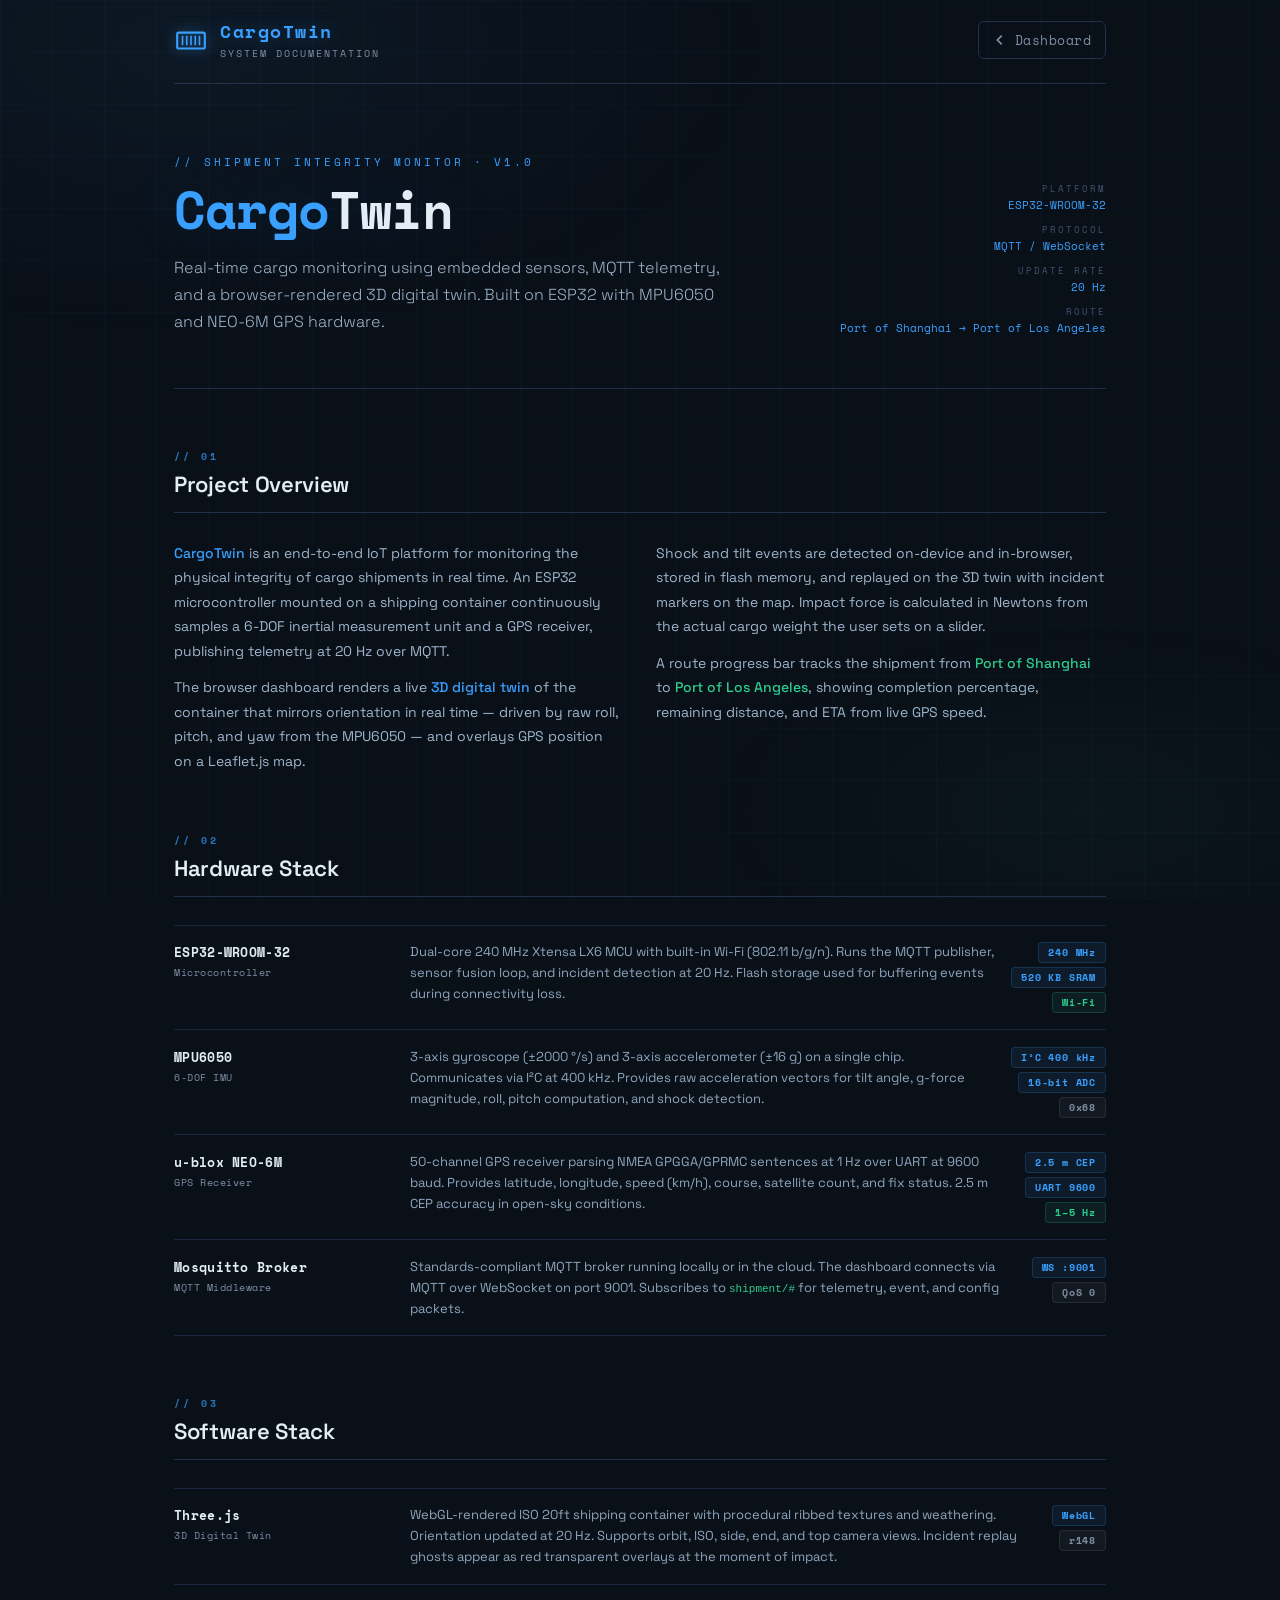
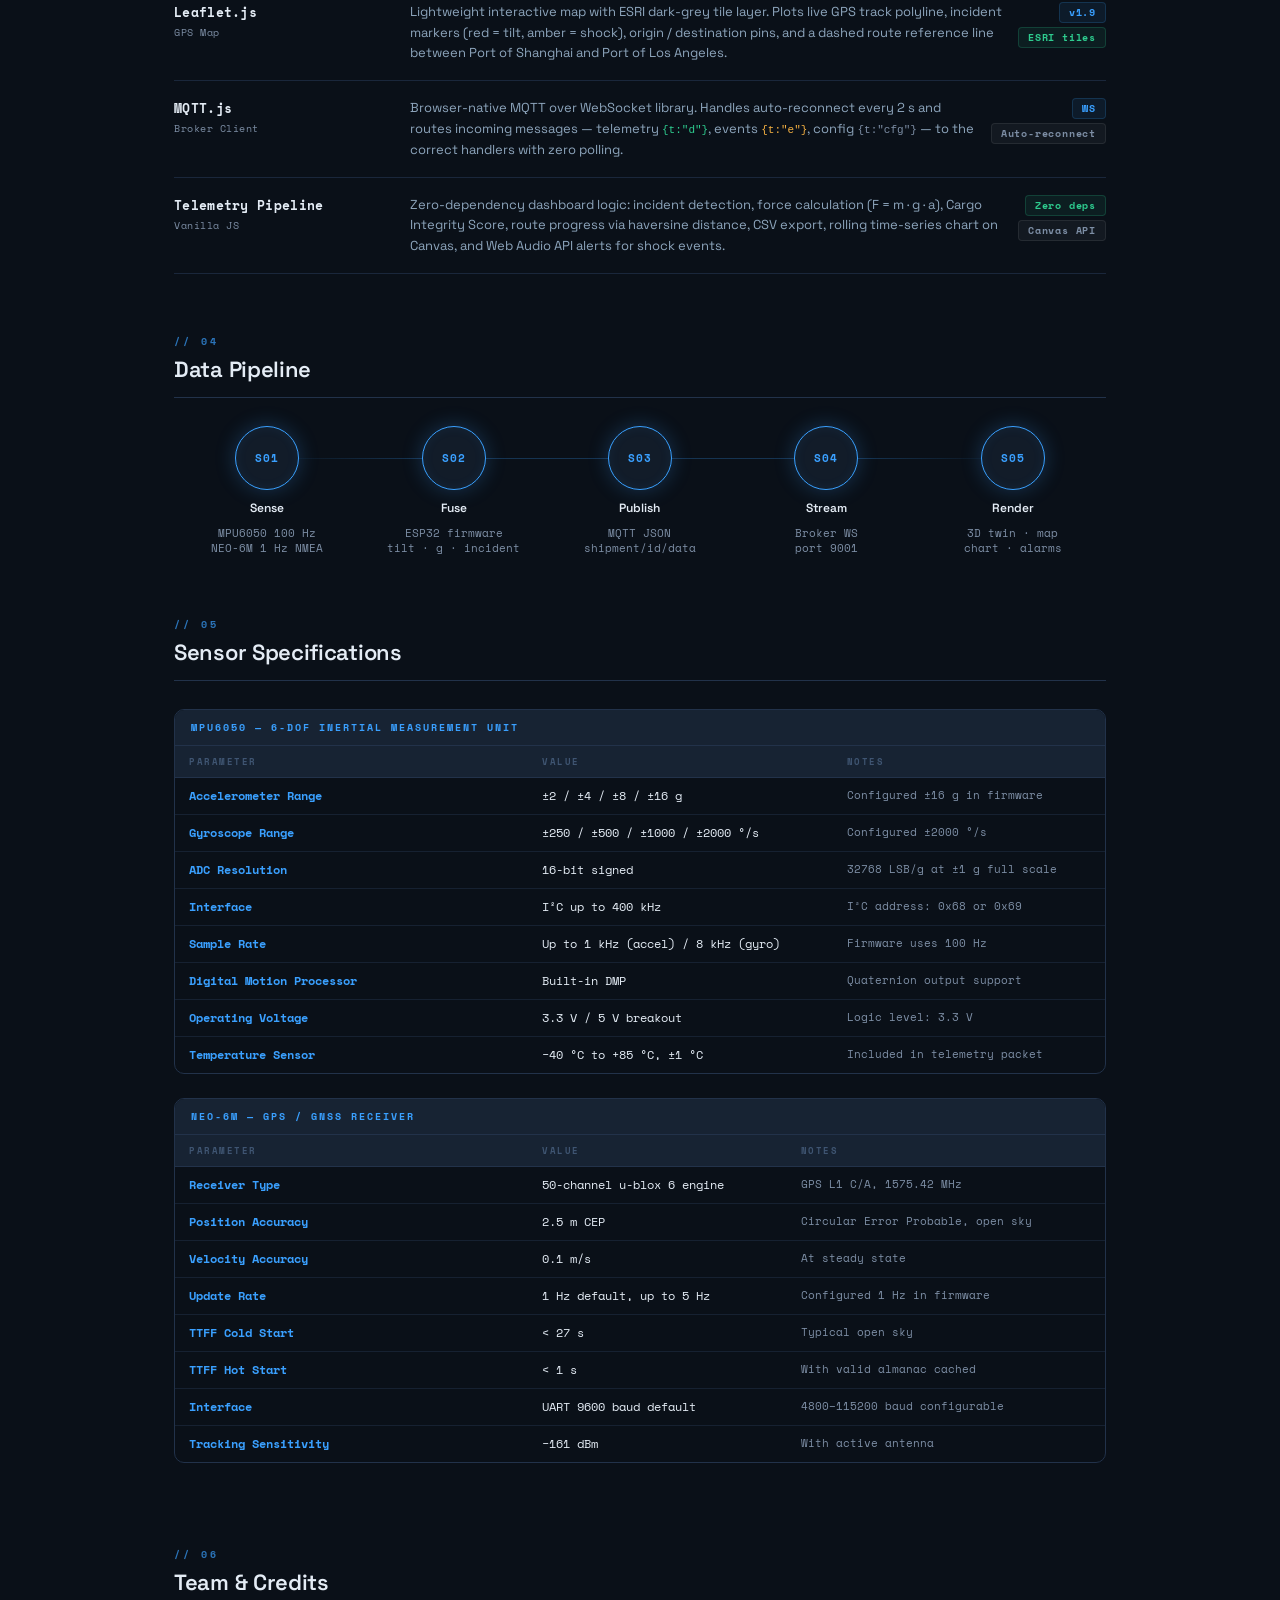
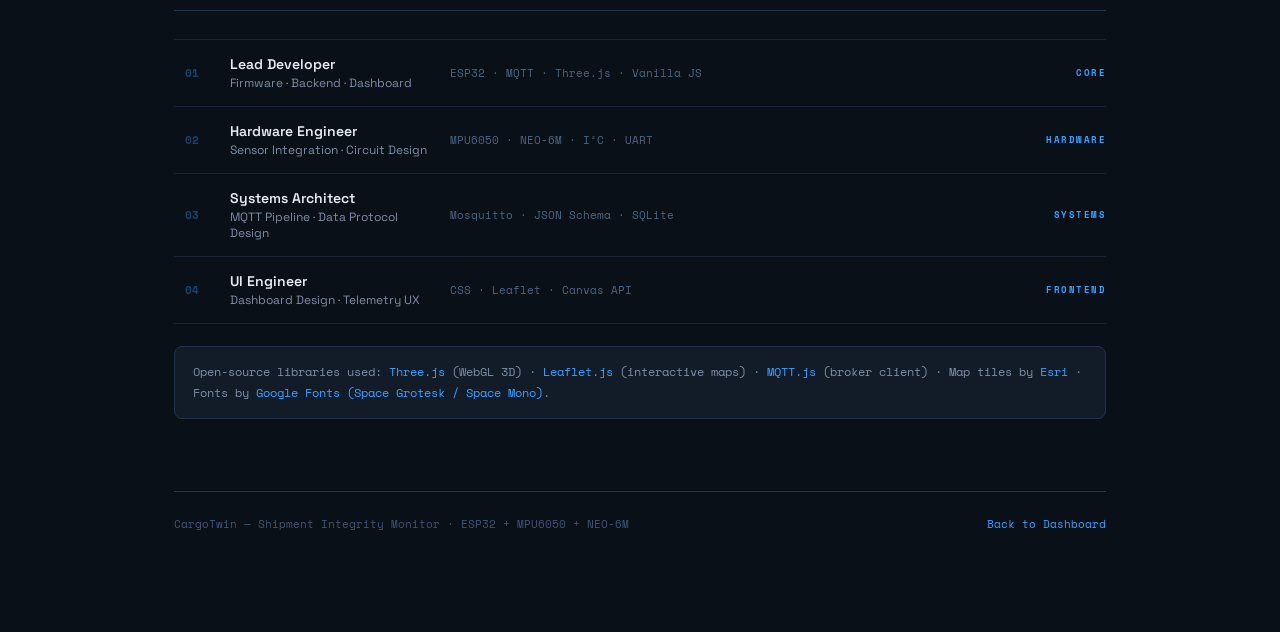
<file: client/about.html>
<!doctype html>
<html lang="en">
<head>
  <meta charset="utf-8" />
  <meta name="viewport" content="width=device-width, initial-scale=1" />
  <title>About — CargoTwin</title>
  <link rel="preconnect" href="https://fonts.googleapis.com" />
  <link rel="preconnect" href="https://fonts.gstatic.com" crossorigin />
  <link href="https://fonts.googleapis.com/css2?family=Space+Grotesk:wght@300;400;500;600;700&family=Space+Mono:ital,wght@0,400;0,700;1,400&display=swap" rel="stylesheet" />
  <style>
    :root {
      --bg:      #0a1018;
      --bg-2:    #0f1722;
      --panel:   #121c29;
      --panel-2: #172333;
      --line:    #22324a;
      --text:    #e4ecf5;
      --muted:   #7d8ea5;
      --accent:  #3aa0ff;
      --ok:      #2ecc8f;
      --warn:    #f5b142;
      --bad:     #ff4d5e;
      --mono:    "Space Mono", "Cascadia Mono", Consolas, monospace;
      --sans:    "Space Grotesk", "Segoe UI", system-ui, sans-serif;
    }

    *, *::before, *::after { box-sizing: border-box; margin: 0; padding: 0; }
    html { scroll-behavior: smooth; }

    body {
      background: var(--bg);
      color: var(--text);
      font: 15px/1.65 var(--sans);
      min-height: 100vh;
      position: relative;
      overflow-x: hidden;
    }

    /* ── animated grid background ── */
    body::before {
      content: "";
      position: fixed; inset: 0; z-index: 0; pointer-events: none;
      background-image:
        linear-gradient(rgba(58,160,255,.035) 1px, transparent 1px),
        linear-gradient(90deg, rgba(58,160,255,.035) 1px, transparent 1px),
        radial-gradient(ellipse 70% 50% at 15% 5%,  rgba(58,160,255,.06) 0%, transparent 65%),
        radial-gradient(ellipse 50% 35% at 85% 90%, rgba(46,204,143,.04) 0%, transparent 60%);
      background-size: 52px 52px, 52px 52px, 100% 100%, 100% 100%;
      animation: drift 28s linear infinite;
    }
    @keyframes drift {
      to { background-position: 52px 52px, 52px 52px, 0 0, 0 0; }
    }

    /* scanlines */
    body::after {
      content: "";
      position: fixed; inset: 0; z-index: 1; pointer-events: none;
      background: repeating-linear-gradient(
        0deg,
        transparent, transparent 3px,
        rgba(0,0,0,.055) 3px, rgba(0,0,0,.055) 4px
      );
    }

    /* ── page shell ── */
    .shell {
      position: relative; z-index: 2;
      max-width: 980px; margin: 0 auto; padding: 0 24px 100px;
    }

    /* ── topbar ── */
    .topbar {
      display: flex; align-items: center; justify-content: space-between; gap: 16px;
      padding: 18px 0 22px;
      border-bottom: 1px solid var(--line);
      flex-wrap: wrap;
    }
    .brand { display: flex; align-items: center; gap: 12px; }
    .logo  { width: 34px; height: 34px; color: var(--accent); filter: drop-shadow(0 0 7px rgba(58,160,255,.55)); }
    .brand-name {
      font: 700 18px var(--mono); letter-spacing: 1.5px;
      color: var(--accent); text-shadow: 0 0 18px rgba(58,160,255,.4);
    }
    .brand-sub { font: 400 10px var(--mono); color: var(--muted); letter-spacing: 2px; text-transform: uppercase; margin-top: 2px; }

    .back-link {
      display: inline-flex; align-items: center; gap: 8px;
      font: 500 13px var(--mono); color: var(--muted); text-decoration: none;
      border: 1px solid var(--line); border-radius: 6px; padding: 8px 14px;
      letter-spacing: .5px;
      transition: color .15s, border-color .15s;
    }
    .back-link:hover { color: var(--accent); border-color: var(--accent); }
    .back-link svg { width: 14px; height: 14px; }

    /* ── hero ── */
    .hero {
      padding: 70px 0 52px;
      display: grid;
      grid-template-columns: 1fr auto;
      gap: 24px;
      align-items: end;
      border-bottom: 1px solid var(--line);
    }
    .hero-eyebrow {
      font: 400 11px var(--mono); letter-spacing: 3px; text-transform: uppercase;
      color: var(--accent); margin-bottom: 14px;
    }
    .hero-title {
      font: 700 52px/1.0 var(--mono); letter-spacing: -1px;
      color: var(--text);
      text-shadow: 0 0 60px rgba(58,160,255,.2);
    }
    .hero-title em { font-style: normal; color: var(--accent); }
    .hero-desc {
      margin-top: 18px;
      font: 300 16px/1.7 var(--sans); color: #9db5cc;
      max-width: 560px;
    }
    .hero-meta {
      display: flex; flex-direction: column; gap: 10px; align-items: flex-end;
      font: 11px var(--mono); color: var(--muted); text-align: right;
      flex-shrink: 0;
    }
    .hero-meta .kv { display: flex; flex-direction: column; gap: 2px; }
    .hero-meta .kv span:first-child { font-size: 9px; letter-spacing: 2px; text-transform: uppercase; color: #3f5572; }
    .hero-meta .kv span:last-child  { color: var(--accent); }
    @media (max-width: 640px) {
      .hero { grid-template-columns: 1fr; }
      .hero-title { font-size: 36px; }
      .hero-meta { align-items: flex-start; text-align: left; }
    }

    /* ── section ── */
    .section { padding-top: 60px; }

    .section-label {
      font: 700 10px var(--mono); letter-spacing: 3px; text-transform: uppercase;
      color: var(--accent); opacity: .7; margin-bottom: 6px;
    }
    .section-title {
      font: 600 22px var(--sans); color: var(--text); letter-spacing: -.3px;
      margin-bottom: 28px;
      padding-bottom: 14px;
      border-bottom: 1px solid var(--line);
    }

    /* ── two-col prose ── */
    .two-col {
      display: grid; grid-template-columns: 1fr 1fr; gap: 32px;
    }
    .two-col p { font: 400 14px/1.75 var(--sans); color: #9db5cc; }
    .two-col p + p { margin-top: 12px; }
    .hi { color: var(--accent); font-weight: 500; }
    .hi-ok { color: var(--ok); font-weight: 500; }
    @media (max-width: 680px) { .two-col { grid-template-columns: 1fr; } }

    /* ── spec rows (hardware/software) ── */
    .spec-rows { display: flex; flex-direction: column; gap: 1px; }
    .spec-row {
      display: grid;
      grid-template-columns: 220px 1fr auto;
      align-items: start;
      gap: 16px;
      padding: 16px 0;
      border-bottom: 1px solid rgba(34,50,74,.7);
    }
    .spec-row:first-child { border-top: 1px solid rgba(34,50,74,.7); }
    .spec-row-name {
      font: 600 13px var(--mono); color: var(--text); letter-spacing: .3px;
    }
    .spec-row-name small {
      display: block; font: 400 10px var(--mono); color: var(--muted); margin-top: 3px; letter-spacing: .5px;
    }
    .spec-row-desc { font: 400 13px var(--sans); color: #8da5bc; line-height: 1.6; }
    .spec-row-tags { display: flex; flex-direction: column; gap: 4px; align-items: flex-end; flex-shrink: 0; }
    .pill {
      display: inline-block; padding: 2px 9px; border-radius: 4px;
      font: 600 10px var(--mono); letter-spacing: .8px;
      background: rgba(58,160,255,.08); color: var(--accent);
      border: 1px solid rgba(58,160,255,.18);
      white-space: nowrap;
    }
    .pill.ok  { background: rgba(46,204,143,.08); color: var(--ok);  border-color: rgba(46,204,143,.2); }
    .pill.dim { background: rgba(255,255,255,.04); color: var(--muted); border-color: rgba(255,255,255,.08); }
    @media (max-width: 700px) {
      .spec-row { grid-template-columns: 1fr; }
      .spec-row-tags { align-items: flex-start; flex-direction: row; flex-wrap: wrap; }
    }

    /* ── pipeline / how it works ── */
    .pipeline {
      display: grid;
      grid-template-columns: repeat(5, 1fr);
      position: relative;
    }
    .pipeline::before {
      content: "";
      position: absolute;
      top: 32px; left: 10%; right: 10%; height: 1px;
      background: linear-gradient(90deg, transparent, var(--accent) 20%, var(--accent) 80%, transparent);
      opacity: .25;
    }
    .pipe-step {
      display: flex; flex-direction: column; align-items: center; gap: 10px;
      padding: 0 8px;
      text-align: center;
    }
    .pipe-node {
      width: 64px; height: 64px; border-radius: 50%;
      border: 1px solid var(--line);
      background: var(--panel);
      display: flex; align-items: center; justify-content: center;
      font: 700 11px var(--mono); color: var(--accent);
      letter-spacing: 1px;
      position: relative; z-index: 1;
      flex-shrink: 0;
    }
    .pipe-step.active .pipe-node {
      border-color: var(--accent);
      box-shadow: 0 0 20px rgba(58,160,255,.25), inset 0 0 12px rgba(58,160,255,.07);
    }
    .pipe-name  { font: 600 12px var(--sans); color: var(--text); }
    .pipe-tech  { font: 400 11px var(--mono); color: var(--muted); line-height: 1.4; }
    @media (max-width: 700px) {
      .pipeline { grid-template-columns: 1fr; gap: 0; }
      .pipeline::before { display: none; }
      .pipe-step {
        flex-direction: row; text-align: left; align-items: flex-start;
        padding: 14px 0; border-bottom: 1px solid var(--line);
      }
      .pipe-step:last-child { border-bottom: none; }
      .pipe-node { flex-shrink: 0; }
      .pipe-name, .pipe-tech { text-align: left; }
    }

    /* ── spec table ── */
    .table-block {
      border: 1px solid var(--line); border-radius: 10px; overflow: hidden;
      margin-bottom: 24px;
    }
    .table-block-title {
      padding: 10px 16px;
      background: var(--panel-2);
      font: 600 10px var(--mono); letter-spacing: 2px; text-transform: uppercase;
      color: var(--accent); border-bottom: 1px solid var(--line);
    }
    table { width: 100%; border-collapse: collapse; font: 12px var(--mono); }
    thead th {
      background: var(--panel-2); text-align: left;
      font: 600 9px var(--mono); letter-spacing: 1.5px; text-transform: uppercase;
      color: #3f5572; padding: 9px 14px;
      border-bottom: 1px solid var(--line);
    }
    tbody td {
      padding: 9px 14px;
      border-bottom: 1px solid rgba(34,50,74,.5);
      color: var(--text); vertical-align: top; line-height: 1.5;
    }
    tbody td:first-child { color: var(--accent); font-weight: 700; width: 38%; }
    tbody td:last-child  { color: var(--muted); font-size: 11px; }
    tbody tr:last-child td { border-bottom: none; }
    tbody tr:hover td { background: rgba(58,160,255,.03); }

    /* ── team ── */
    .team-list { display: flex; flex-direction: column; gap: 0; }
    .team-row {
      display: grid;
      grid-template-columns: 36px 200px 1fr auto;
      align-items: center;
      gap: 20px;
      padding: 15px 0;
      border-bottom: 1px solid rgba(34,50,74,.6);
    }
    .team-row:first-child { border-top: 1px solid rgba(34,50,74,.6); }
    .team-idx {
      font: 700 11px var(--mono); color: rgba(58,160,255,.35); text-align: center;
    }
    .team-name  { font: 600 14px var(--sans); color: var(--text); }
    .team-role  { font: 400 12px var(--sans); color: var(--muted); margin-top: 2px; }
    .team-stack { font: 400 11px var(--mono); color: #4a6680; }
    .team-badge { font: 700 9px var(--mono); letter-spacing: 1.5px; color: var(--accent); text-transform: uppercase; }
    @media (max-width: 640px) {
      .team-row { grid-template-columns: 32px 1fr; }
      .team-stack, .team-badge { display: none; }
    }

    /* ── credits bar ── */
    .credits-bar {
      margin-top: 24px; padding: 14px 18px;
      background: var(--panel); border: 1px solid var(--line); border-radius: 8px;
      font: 400 12px var(--mono); color: var(--muted); line-height: 1.8;
    }
    .credits-bar a { color: var(--accent); text-decoration: none; }
    .credits-bar a:hover { text-decoration: underline; }

    /* ── footer ── */
    .footer {
      margin-top: 72px; padding-top: 24px;
      border-top: 1px solid var(--line);
      display: flex; justify-content: space-between; align-items: center;
      flex-wrap: wrap; gap: 10px;
      font: 400 11px var(--mono); color: #3f5572;
    }
    .footer a { color: var(--accent); text-decoration: none; }
    .footer a:hover { text-decoration: underline; }
  </style>
</head>
<body>
<div class="shell">

  <!-- top bar -->
  <nav class="topbar">
    <div class="brand">
      <svg viewBox="0 0 32 32" class="logo" aria-hidden="true">
        <rect x="3" y="9" width="26" height="15" rx="1.5" fill="none" stroke="currentColor" stroke-width="2"/>
        <path d="M8 12v9M12 12v9M16 12v9M20 12v9M24 12v9" stroke="currentColor" stroke-width="1.5"/>
      </svg>
      <div>
        <div class="brand-name">CargoTwin</div>
        <div class="brand-sub">System Documentation</div>
      </div>
    </div>
    <a href="index.html" class="back-link">
      <svg viewBox="0 0 16 16" fill="none" stroke="currentColor" stroke-width="2">
        <path d="M10 3L5 8l5 5"/>
      </svg>
      Dashboard
    </a>
  </nav>

  <!-- hero -->
  <div class="hero">
    <div>
      <div class="hero-eyebrow">// Shipment Integrity Monitor · v1.0</div>
      <h1 class="hero-title"><em>Cargo</em>Twin</h1>
      <p class="hero-desc">
        Real-time cargo monitoring using embedded sensors, MQTT telemetry, and a browser-rendered 3D digital twin.
        Built on ESP32 with MPU6050 and NEO-6M GPS hardware.
      </p>
    </div>
    <div class="hero-meta">
      <div class="kv"><span>Platform</span><span>ESP32-WROOM-32</span></div>
      <div class="kv"><span>Protocol</span><span>MQTT / WebSocket</span></div>
      <div class="kv"><span>Update Rate</span><span>20 Hz</span></div>
      <div class="kv"><span>Route</span><span>Port of Shanghai → Port of Los Angeles</span></div>
    </div>
  </div>

  <!-- 01 · Overview -->
  <div class="section">
    <div class="section-label">// 01</div>
    <div class="section-title">Project Overview</div>
    <div class="two-col">
      <div>
        <p>
          <span class="hi">CargoTwin</span> is an end-to-end IoT platform for monitoring the physical
          integrity of cargo shipments in real time. An ESP32 microcontroller mounted on a shipping
          container continuously samples a 6-DOF inertial measurement unit and a GPS receiver,
          publishing telemetry at 20 Hz over MQTT.
        </p>
        <p>
          The browser dashboard renders a live <span class="hi">3D digital twin</span> of the
          container that mirrors orientation in real time — driven by raw roll, pitch, and yaw
          from the MPU6050 — and overlays GPS position on a Leaflet.js map.
        </p>
      </div>
      <div>
        <p>
          Shock and tilt events are detected on-device and in-browser, stored in flash memory,
          and replayed on the 3D twin with incident markers on the map. Impact force is
          calculated in Newtons from the actual cargo weight the user sets on a slider.
        </p>
        <p>
          A route progress bar tracks the shipment from
          <span class="hi-ok">Port of Shanghai</span> to
          <span class="hi-ok">Port of Los Angeles</span>, showing completion percentage,
          remaining distance, and ETA from live GPS speed.
        </p>
      </div>
    </div>
  </div>

  <!-- 02 · Hardware -->
  <div class="section">
    <div class="section-label">// 02</div>
    <div class="section-title">Hardware Stack</div>
    <div class="spec-rows">
      <div class="spec-row">
        <div class="spec-row-name">ESP32-WROOM-32<small>Microcontroller</small></div>
        <div class="spec-row-desc">Dual-core 240 MHz Xtensa LX6 MCU with built-in Wi-Fi (802.11 b/g/n).
        Runs the MQTT publisher, sensor fusion loop, and incident detection at 20 Hz.
        Flash storage used for buffering events during connectivity loss.</div>
        <div class="spec-row-tags">
          <span class="pill">240 MHz</span>
          <span class="pill">520 KB SRAM</span>
          <span class="pill ok">Wi-Fi</span>
        </div>
      </div>
      <div class="spec-row">
        <div class="spec-row-name">MPU6050<small>6-DOF IMU</small></div>
        <div class="spec-row-desc">3-axis gyroscope (±2000 °/s) and 3-axis accelerometer (±16 g) on a
        single chip. Communicates via I²C at 400 kHz. Provides raw acceleration vectors for tilt angle,
        g-force magnitude, roll, pitch computation, and shock detection.</div>
        <div class="spec-row-tags">
          <span class="pill">I²C 400 kHz</span>
          <span class="pill">16-bit ADC</span>
          <span class="pill dim">0x68</span>
        </div>
      </div>
      <div class="spec-row">
        <div class="spec-row-name">u-blox NEO-6M<small>GPS Receiver</small></div>
        <div class="spec-row-desc">50-channel GPS receiver parsing NMEA GPGGA/GPRMC sentences at 1 Hz
        over UART at 9600 baud. Provides latitude, longitude, speed (km/h), course, satellite count,
        and fix status. 2.5 m CEP accuracy in open-sky conditions.</div>
        <div class="spec-row-tags">
          <span class="pill">2.5 m CEP</span>
          <span class="pill">UART 9600</span>
          <span class="pill ok">1–5 Hz</span>
        </div>
      </div>
      <div class="spec-row">
        <div class="spec-row-name">Mosquitto Broker<small>MQTT Middleware</small></div>
        <div class="spec-row-desc">Standards-compliant MQTT broker running locally or in the cloud.
        The dashboard connects via MQTT over WebSocket on port 9001. Subscribes to
        <code style="color:var(--ok);font-size:11px">shipment/#</code>
        for telemetry, event, and config packets.</div>
        <div class="spec-row-tags">
          <span class="pill">WS :9001</span>
          <span class="pill dim">QoS 0</span>
        </div>
      </div>
    </div>
  </div>

  <!-- 03 · Software -->
  <div class="section">
    <div class="section-label">// 03</div>
    <div class="section-title">Software Stack</div>
    <div class="spec-rows">
      <div class="spec-row">
        <div class="spec-row-name">Three.js<small>3D Digital Twin</small></div>
        <div class="spec-row-desc">WebGL-rendered ISO 20ft shipping container with procedural ribbed
        textures and weathering. Orientation updated at 20 Hz. Supports orbit, ISO, side, end, and top
        camera views. Incident replay ghosts appear as red transparent overlays at the moment of impact.</div>
        <div class="spec-row-tags"><span class="pill">WebGL</span><span class="pill dim">r148</span></div>
      </div>
      <div class="spec-row">
        <div class="spec-row-name">Leaflet.js<small>GPS Map</small></div>
        <div class="spec-row-desc">Lightweight interactive map with ESRI dark-grey tile layer. Plots live
        GPS track polyline, incident markers (red = tilt, amber = shock), origin / destination pins, and
        a dashed route reference line between Port of Shanghai and Port of Los Angeles.</div>
        <div class="spec-row-tags"><span class="pill">v1.9</span><span class="pill ok">ESRI tiles</span></div>
      </div>
      <div class="spec-row">
        <div class="spec-row-name">MQTT.js<small>Broker Client</small></div>
        <div class="spec-row-desc">Browser-native MQTT over WebSocket library. Handles auto-reconnect
        every 2 s and routes incoming messages — telemetry <code style="color:var(--ok);font-size:11px">{t:"d"}</code>,
        events <code style="color:var(--warn);font-size:11px">{t:"e"}</code>, config <code style="color:var(--muted);font-size:11px">{t:"cfg"}</code>
        — to the correct handlers with zero polling.</div>
        <div class="spec-row-tags"><span class="pill">WS</span><span class="pill dim">Auto-reconnect</span></div>
      </div>
      <div class="spec-row">
        <div class="spec-row-name">Telemetry Pipeline<small>Vanilla JS</small></div>
        <div class="spec-row-desc">Zero-dependency dashboard logic: incident detection, force calculation
        (F = m · g · a), Cargo Integrity Score, route progress via haversine distance, CSV export,
        rolling time-series chart on Canvas, and Web Audio API alerts for shock events.</div>
        <div class="spec-row-tags"><span class="pill ok">Zero deps</span><span class="pill dim">Canvas API</span></div>
      </div>
    </div>
  </div>

  <!-- 04 · Pipeline -->
  <div class="section">
    <div class="section-label">// 04</div>
    <div class="section-title">Data Pipeline</div>
    <div class="pipeline">
      <div class="pipe-step active">
        <div class="pipe-node">S01</div>
        <div class="pipe-name">Sense</div>
        <div class="pipe-tech">MPU6050 100 Hz<br>NEO-6M 1 Hz NMEA</div>
      </div>
      <div class="pipe-step active">
        <div class="pipe-node">S02</div>
        <div class="pipe-name">Fuse</div>
        <div class="pipe-tech">ESP32 firmware<br>tilt · g · incident</div>
      </div>
      <div class="pipe-step active">
        <div class="pipe-node">S03</div>
        <div class="pipe-name">Publish</div>
        <div class="pipe-tech">MQTT JSON<br>shipment/id/data</div>
      </div>
      <div class="pipe-step active">
        <div class="pipe-node">S04</div>
        <div class="pipe-name">Stream</div>
        <div class="pipe-tech">Broker WS<br>port 9001</div>
      </div>
      <div class="pipe-step active">
        <div class="pipe-node">S05</div>
        <div class="pipe-name">Render</div>
        <div class="pipe-tech">3D twin · map<br>chart · alarms</div>
      </div>
    </div>
  </div>

  <!-- 05 · Sensor Specs -->
  <div class="section">
    <div class="section-label">// 05</div>
    <div class="section-title">Sensor Specifications</div>

    <div class="table-block">
      <div class="table-block-title">MPU6050 — 6-DOF Inertial Measurement Unit</div>
      <table>
        <thead><tr><th>Parameter</th><th>Value</th><th>Notes</th></tr></thead>
        <tbody>
          <tr><td>Accelerometer Range</td><td>±2 / ±4 / ±8 / ±16 g</td><td>Configured ±16 g in firmware</td></tr>
          <tr><td>Gyroscope Range</td><td>±250 / ±500 / ±1000 / ±2000 °/s</td><td>Configured ±2000 °/s</td></tr>
          <tr><td>ADC Resolution</td><td>16-bit signed</td><td>32768 LSB/g at ±1 g full scale</td></tr>
          <tr><td>Interface</td><td>I²C up to 400 kHz</td><td>I²C address: 0x68 or 0x69</td></tr>
          <tr><td>Sample Rate</td><td>Up to 1 kHz (accel) / 8 kHz (gyro)</td><td>Firmware uses 100 Hz</td></tr>
          <tr><td>Digital Motion Processor</td><td>Built-in DMP</td><td>Quaternion output support</td></tr>
          <tr><td>Operating Voltage</td><td>3.3 V / 5 V breakout</td><td>Logic level: 3.3 V</td></tr>
          <tr><td>Temperature Sensor</td><td>−40 °C to +85 °C, ±1 °C</td><td>Included in telemetry packet</td></tr>
        </tbody>
      </table>
    </div>

    <div class="table-block">
      <div class="table-block-title">NEO-6M — GPS / GNSS Receiver</div>
      <table>
        <thead><tr><th>Parameter</th><th>Value</th><th>Notes</th></tr></thead>
        <tbody>
          <tr><td>Receiver Type</td><td>50-channel u-blox 6 engine</td><td>GPS L1 C/A, 1575.42 MHz</td></tr>
          <tr><td>Position Accuracy</td><td>2.5 m CEP</td><td>Circular Error Probable, open sky</td></tr>
          <tr><td>Velocity Accuracy</td><td>0.1 m/s</td><td>At steady state</td></tr>
          <tr><td>Update Rate</td><td>1 Hz default, up to 5 Hz</td><td>Configured 1 Hz in firmware</td></tr>
          <tr><td>TTFF Cold Start</td><td>&lt; 27 s</td><td>Typical open sky</td></tr>
          <tr><td>TTFF Hot Start</td><td>&lt; 1 s</td><td>With valid almanac cached</td></tr>
          <tr><td>Interface</td><td>UART 9600 baud default</td><td>4800–115200 baud configurable</td></tr>
          <tr><td>Tracking Sensitivity</td><td>−161 dBm</td><td>With active antenna</td></tr>
        </tbody>
      </table>
    </div>
  </div>

  <!-- 06 · Team -->
  <div class="section">
    <div class="section-label">// 06</div>
    <div class="section-title">Team &amp; Credits</div>
    <div class="team-list">
      <div class="team-row">
        <div class="team-idx">01</div>
        <div>
          <div class="team-name">Lead Developer</div>
          <div class="team-role">Firmware · Backend · Dashboard</div>
        </div>
        <div class="team-stack">ESP32 · MQTT · Three.js · Vanilla JS</div>
        <div class="team-badge">Core</div>
      </div>
      <div class="team-row">
        <div class="team-idx">02</div>
        <div>
          <div class="team-name">Hardware Engineer</div>
          <div class="team-role">Sensor Integration · Circuit Design</div>
        </div>
        <div class="team-stack">MPU6050 · NEO-6M · I²C · UART</div>
        <div class="team-badge">Hardware</div>
      </div>
      <div class="team-row">
        <div class="team-idx">03</div>
        <div>
          <div class="team-name">Systems Architect</div>
          <div class="team-role">MQTT Pipeline · Data Protocol Design</div>
        </div>
        <div class="team-stack">Mosquitto · JSON Schema · SQLite</div>
        <div class="team-badge">Systems</div>
      </div>
      <div class="team-row">
        <div class="team-idx">04</div>
        <div>
          <div class="team-name">UI Engineer</div>
          <div class="team-role">Dashboard Design · Telemetry UX</div>
        </div>
        <div class="team-stack">CSS · Leaflet · Canvas API</div>
        <div class="team-badge">Frontend</div>
      </div>
    </div>

    <div class="credits-bar" style="margin-top:22px;">
      Open-source libraries used:
      <a href="https://github.com/mrdoob/three.js/" target="_blank">Three.js</a> (WebGL 3D) ·
      <a href="https://leafletjs.com/" target="_blank">Leaflet.js</a> (interactive maps) ·
      <a href="https://github.com/mqttjs/MQTT.js" target="_blank">MQTT.js</a> (broker client) ·
      Map tiles by <a href="https://www.esri.com/" target="_blank">Esri</a> ·
      Fonts by <a href="https://fonts.google.com/specimen/Space+Grotesk" target="_blank">Google Fonts (Space Grotesk / Space Mono)</a>.
    </div>
  </div>

  <!-- footer -->
  <div class="footer">
    <span>CargoTwin — Shipment Integrity Monitor · ESP32 + MPU6050 + NEO-6M</span>
    <a href="index.html">Back to Dashboard</a>
  </div>

</div>
</body>
</html>
</file>
